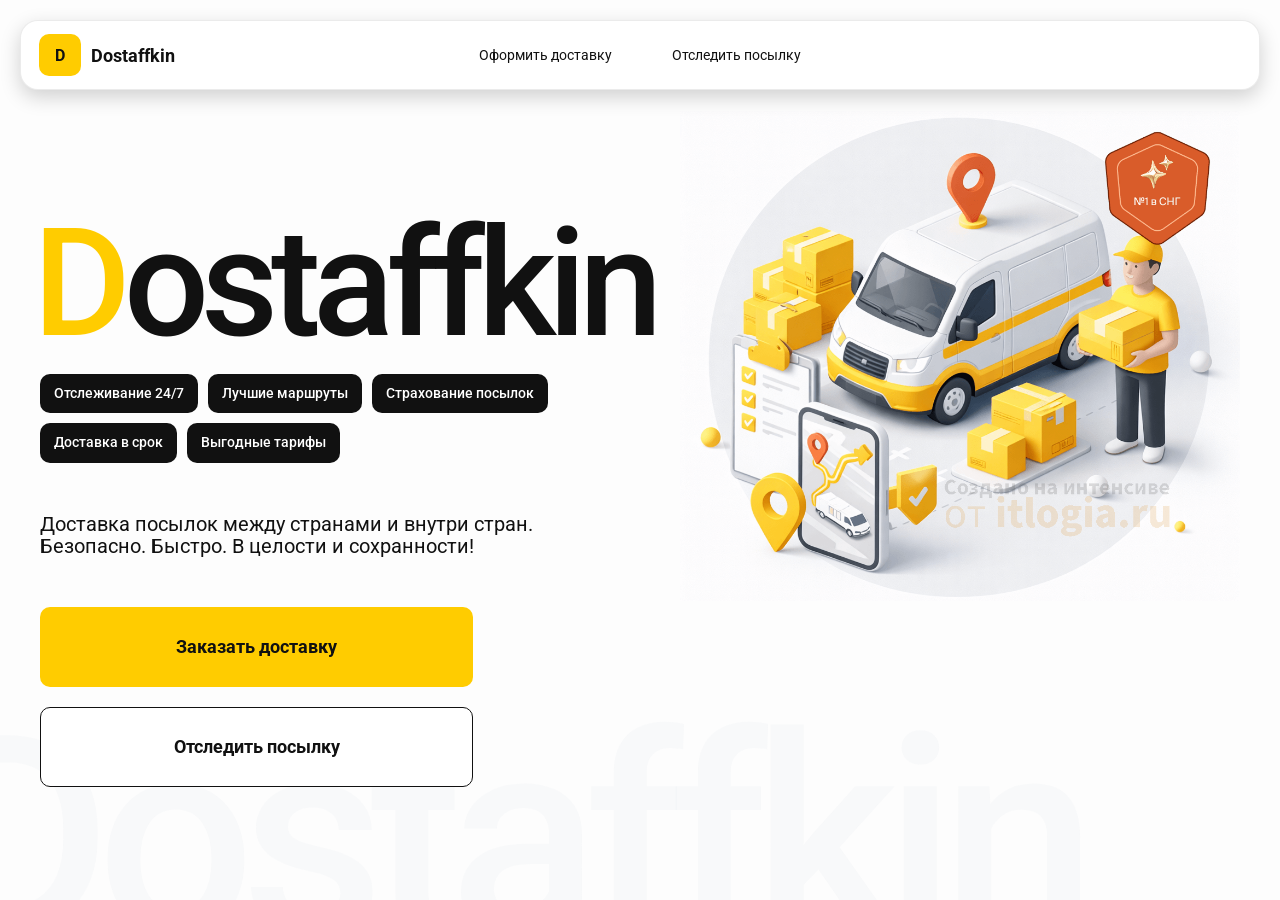
<file: index.html>
<!DOCTYPE html>
<html lang="ru">

<head>
    <meta charset="UTF-8">
    <meta name="viewport" content="width=device-width,initial-scale=1,maximum-scale=1,user-scalable=0" />
    <title>Dostaffkin — Доставка посылок между странами и внутри стран. Безопасно. Быстро. В целости и сохранности!
    </title>
    <link rel="stylesheet" href="styles/base.css" />
    <link rel="stylesheet" href="styles/base_adaptive.css" />
    <link rel="stylesheet" href="styles/index.css" />
    <link rel="stylesheet" href="styles/index_adaptive.css" />
</head>

<body>
    <div class="container">
        <header class="header">
            <a class="header-brand" href="#">
                <div class="header-logo">D</div>
                <div class="header-title">Dostaffkin</div>
            </a>
            <nav class="header-menu">
                <a class="header-link" href="#">Оформить <span>доставку</span></a>
                <a class="header-link" href="#">Отследить <span>посылку</span></a>
            </nav>
       
        </header>     
        <main class="main">
                <section class="main-info">
                    <div class="main-title">
                        <span>D</span>ostaffkin
                    </div>
                    <div class="main-features">
                        <div class="main-feature">Отслеживание 24/7</div>
                        <div class="main-feature">Лучшие маршруты</div>
                        <div class="main-feature">Страхование посылок</div>
                        <div class="main-feature">Доставка в срок</div>
                        <div class="main-feature">Выгодные тарифы</div>
                    </div>
                    <div class="main-description">
                        Доставка посылок между странами и внутри стран.
                        Безопасно. Быстро. В целости и сохранности!
                    </div>
                    <div class="main-actions">
                        <a class="button" type="button" href="./order.html">Заказать доставку</a>
                        <a class="button button-white" type="button" href="./track.html">Отследить посылку</a>
                    </div>
                </section>
                <div class="main-title-ghost">Dostaffkin</div>
                <section class="main-image">
                    <img src="images/main-image.png" alt="Main image" />
                </section>
            </main>
    </div>
</body>

</html>
</file>
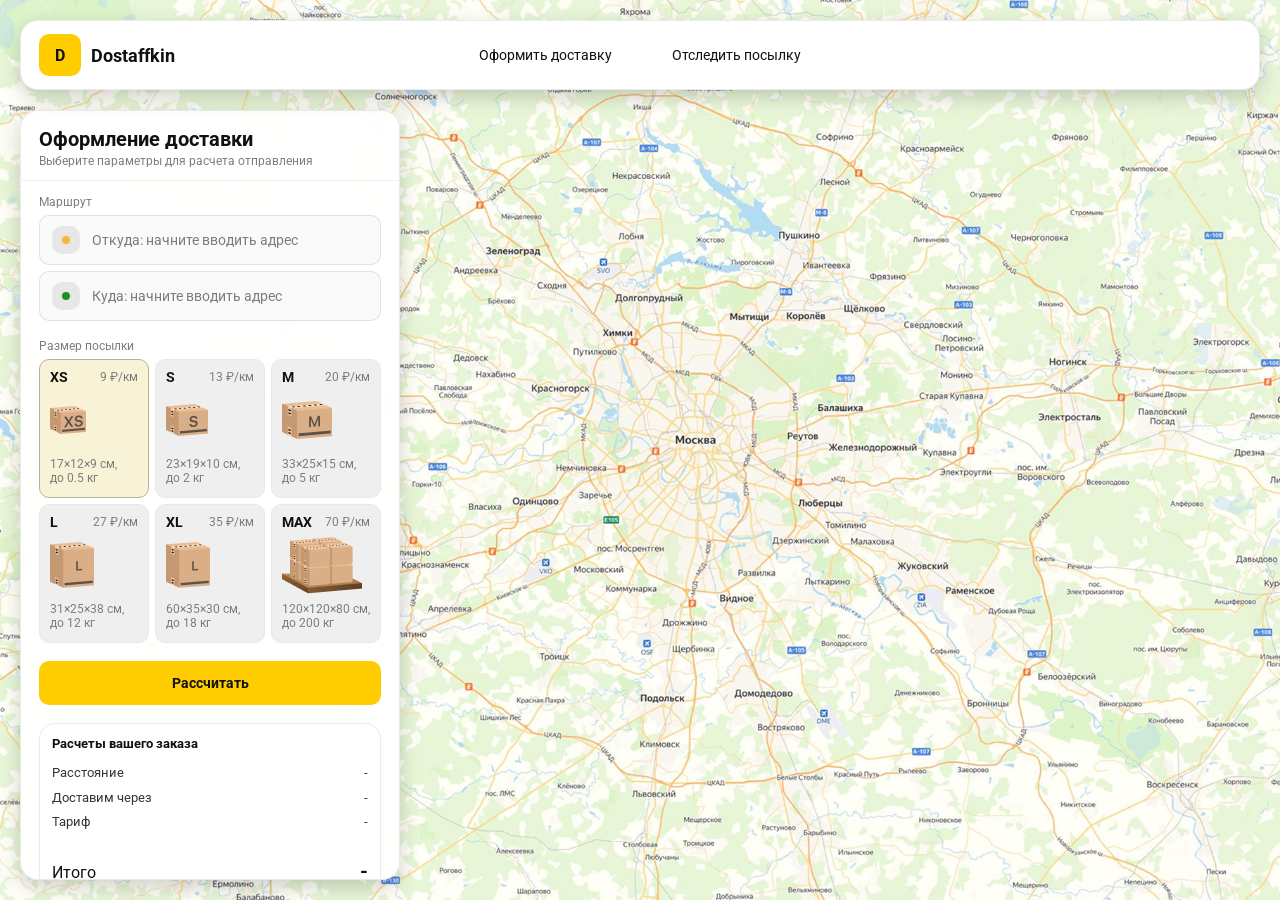
<file: order.html>
<!doctype html>
<html lang="ru">

<head>
    <meta charset="utf-8" />
    <meta name="viewport" content="width=device-width,initial-scale=1,maximum-scale=1,user-scalable=0" />
    <title>Оформление доставки</title>

    <link rel="stylesheet" href="styles/base.css" />
    <link rel="stylesheet" href="styles/base_adaptive.css" />

    <link rel="stylesheet" href="styles/order.css" />
    <link rel="stylesheet" href="styles/order_adaptive.css" />
</head>

<body>


    <header class="header">
        <a class="header-brand" href="#">
            <div class="header-logo">D</div>
            <div class="header-title">Dostaffkin</div>
        </a>
        <nav class="header-menu">
            <a class="header-link" href="#">Оформить <span>доставку</span></a>
            <a class="header-link" href="#">Отследить <span>посылку</span></a>
        </nav>
    </header>
    <div id="map"></div>
    <aside class="main" id="sidebar">
        <div class="main-header">
            <div class="main-title">Оформление доставки</div>
            <div class="main-text">Выберите параметры для расчета отправления</div>
        </div>
        <div class="main-content">
            <dic class="main-route">
                <div class="main-block-title">Маршрут</div>
                <div class="main-fields">
                    <div class="main-field" id="fromField">
                        <div class="main-pin"></div>
                        <input id="from" placeholder="Откуда: начните вводить адрес" autocomplete="off" />
                        <div class="main-ac" id="fromAc" role="listbox" aria-label="Подсказки адресов"></div>
                    </div>

                    <div class="main-field" id="toField">
                        <div class="main-pin"></div>
                        <input id="to" placeholder="Куда: начните вводить адрес" autocomplete="off" />
                        <div class="main-ac" id="toAc" role="listbox" aria-label="Подсказки адресов"></div>
                    </div>
                </div>

            </dic>

            <div class="main-package">
                <div class="main-block-title">Размер посылки</div>

                <div class="main-sizes">
                    <div class="main-size-card is-active" data-value="xs">
                        <div class="main-size-top">
                            <div class="main-size-label">XS</div>
                            <div class="main-size-rate">9 ₽/км</div>
                        </div>
                        <div class="main-size-media">
                            <img src="images/sizes/xs.png" alt="Короб XS">
                        </div>
                        <div class="main-size-description">17×12×9 см,<br>до 0.5 кг</div>
                    </div>

                    <div class="main-size-card" data-value="s">
                        <div class="main-size-top">
                            <div class="main-size-label">S</div>
                            <div class="main-size-rate">13 ₽/км</div>
                        </div>
                        <div class="main-size-media">
                            <img src="images/sizes/s.png" alt="Короб S">
                        </div>
                        <div class="main-size-description">23×19×10 см,<br>до 2 кг</div>
                    </div>

                    <div class="main-size-card" data-value="m">
                        <div class="main-size-top">
                            <div class="main-size-label">M</div>
                            <div class="main-size-rate">20 ₽/км</div>
                        </div>
                        <div class="main-size-media">
                            <img src="images/sizes/m.png" alt="Короб M">
                        </div>
                        <div class="main-size-description">33×25×15 см,<br>до 5 кг</div>
                    </div>

                    <div class="main-size-card" data-value="l">
                        <div class="main-size-top">
                            <div class="main-size-label">L</div>
                            <div class="main-size-rate">27 ₽/км</div>
                        </div>
                        <div class="main-size-media">
                            <img src="images/sizes/l.png" alt="Короб L">
                        </div>
                        <div class="main-size-description">31×25×38 см,<br>до 12 кг</div>
                    </div>

                    <div class="main-size-card" data-value="xs">
                        <div class="main-size-top">
                            <div class="main-size-label">XL</div>
                            <div class="main-size-rate">35 ₽/км</div>
                        </div>
                        <div class="main-size-media">
                            <img src="images/sizes/l.png" alt="Короб L">
                        </div>
                        <div class="main-size-description">60×35×30 см,<br>до 18 кг</div>
                    </div>

                    <div class="main-size-card" data-value="max">
                        <div class="main-size-top">
                            <div class="main-size-label">MAX</div>
                            <div class="main-size-rate">70 ₽/км</div>
                        </div>
                        <div class="main-size-media">
                            <img src="images/sizes/max.png" alt="Короб MAX">
                        </div>
                        <div class="main-size-description">120×120×80 см,<br>до 200 кг</div>
                    </div>

                </div>


            </div>
            <div class="main-calculator-block">
                <button id="calc" class="button calculate-button" type="button">Рассчитать</button>
            </div>
            <div class="main-result" id="result">
                <div class="main-result-title">Расчеты вашего заказа</div>
                <div class="main-result-lines">
                    <div class="main-result-line"><span>Расстояние</span><span id="distanceValue">-</span></div>
                    <div class="main-result-line"><span>Доставим через</span><span id="durationValue">-</span></div>
                    <div class="main-result-line"><span>Тариф</span><span id="rateValue">-</span></div>
                </div>
                <div class="main-price">
                    <div class="main-price-label">Итого</div>
                    <div class="main-price-value" id="totalValue">-</div>
                </div>
            </div>
            <div class="main-order-box">
                <div class="main-order-from" id="orderFrom">
                    <div class="main-order-title">Оформление доставки</div>
                    <div class="main-block-info-row">
                        <div class="main-block-title">Контакты</div>
                        <div class="order-fields">
                            <div class="main-field">
                                <input id="customerPhone" placeholder="Ваш телефон" autocomplete="off"
                                    inputmode="tel" />
                            </div>
                        </div>
                    </div>
                </div>
                <div class="main-block-info-row extra-info">
                    <div class="main-block-title">Дополнительная информация</div>
                    <div class="main-field textarea">
                        <textarea placeholder="Детали доставки и комментарии" id="comment"></textarea>
                    </div>
                </div>
                <button id="submit" class="button main-submit-request" type="button" disabled>Отправить</button>
            </div>
            <div class="main-order-success" id="orderSccess">
                <div class="main-sccess-icon">✓</div>
                <div class="main-succes-title">Заявка отправлена!</div>
                <div class="main-succes-title">Номер отправления –<span id="orderID"></span></div>
                <div class="main-sccess-subtitle">Мы скоро свяжемся с вами</div>
            </div>
        </div>
    </aside>
</body>

</html>
</file>
<file: styles/base.css>
/*header*/

*, *::before, *::after {
    box-sizing: border-box;
}
@font-face {
    font-family: "Roboto";
    src: url("../fonts/Roboto-Regular.ttf");
    font-weight: normal;
}

@font-face {
    font-family: "Roboto";
    src: url("../fonts/Roboto-Bold.ttf");
    font-weight: bold;
}

@font-face {
    font-family: "Roboto";
    src: url("../fonts/Roboto-Medium.ttf");
    font-weight: 500;
}
html, body {
    margin: 0;
    color: #111111;
    font-family: "Roboto", sans-serif;
}

body {
    background: #FDFDFD;
}
.header {
    border-radius: 18px;
    box-shadow: 0 7px 20px 0 #0000002E;
    backdrop-filter: blur(10px);
    background: #ffffff;
    left: 20px;
    border: 1px solid rgba(0, 0, 0, 0.08);
    position: fixed;
    right: 20px;
    top: 20px;
    padding: 14px 18px;
    height: 70px;
    display: flex;
    align-items: center;
    z-index: 6;
}
.header-brand {
    display: flex;
    align-items: center;
    text-decoration: none;
    gap: 10px;
}

.header-logo {
    width: 42px;
    height: 42px;
    border-radius: 10px;
    background: #FFCC00;
    display: grid;
    place-items: center;
    font-weight: bold;
    color: #111;
}

.header-title {
    font-size: 18px;
    font-weight: bold;
    color: #111111;
    text-decoration: none;
}
.header-menu {
    display: flex;
    align-items: center;
    gap: 60px;
    margin: 0;
    position: absolute;
    left: 50%;
    transform: translateX(-50%);
}

.header-link {
    font-size: 14px;
    color: #111111;
    text-decoration: none;
}
.button {
    border: 0;
    outline: none;
    height: 44px;
    border-radius: 10px;
    font-size: 14px;
    font-weight: bold;
    cursor: pointer;
    font-family: inherit;
    transition: transform .08s ease, opacity .12s ease;
    background: #ffcc00;
    color: #111111;
    text-align: center;
    text-decoration: none;
}

.button:hover {
    background-color: #E5BC19;
}

.button:disabled {
    cursor: not-allowed;
    background-color: #FADE6E;
    color: #787878;
    transform: none;
}

.button.button-white {
    background: #ffffff;
    border: 1px solid #111111;
}

.button.button-white:hover {
    background: rgb(241 241 241);
}



/*button*/
.main-field{
    display: flex;
    align-items: center;
    margin-top: 6px;
    gap: 10px;
    border: 1px solid #1111111A;
    background: #FAFAFA;
    border-radius: 10px;
    padding: 10px 12px;
    position: relative;
    box-sizing: border-box;
    height: 50px;
}
.main-field.textarea {
    height: auto;
}
.main-pin {
    width: 28px;
    height: 28px;
    border-radius: 10px;
    background: rgba(17, 17, 17, 0.08);
    display: grid;
    place-items: center;
    flex: 0 0 auto;
    position: relative;
}
.main-pin::before{
    content: "";
    width: 8px;
    height: 8px;
    border-radius: 999px;
    background: orange;
    opacity: .75;
    display: block;
}
.main-field:last-child .main-pin::before{
background: green;
opacity: .85;
}
input, textarea {
    width: 100%;
    border: 0;
    outline: none;
    background: transparent;
    font-size: 14px;
    color: #111111;
    font-family: inherit;
}
textarea {
    resize: vertical;
    min-height: 72px;
    padding: 2px 0;
}
input::placeholder, textarea::placeholder{
    color: #7C7C7C;
}
.main-field:focus-within{
    border-color: rgba(0, 0, 0, 20);
    box-shadow: 0 0 0 4px rgb(255, 204, 0, 0.35);
    background: rgba(255, 255, 255, 0.75);
}
</file>
<file: styles/base_adaptive.css>
@media (max-width: 767px) {
    .header {
        left: 10px;
        right: 10px;
        top: 10px;
    }

    .header-link span {
        display: none;
    }

    .header-menu {
        gap: 20px;
        justify-content: flex-start;
        margin: 0 0 0 30px;
        position: static;
        transform: none;
    }
}

@media (max-width: 420px) {
    .header-title {
        display: none;
    }
}

@media (max-width: 374px) {
    .header-menu {
        gap: 10px;
        margin: 0 0 0 10px;
    }
}
</file>
<file: styles/index.css>
.container {
    overflow: hidden;
    min-height: 100vh;
}
.main {
    padding: 111px 40px 40px;
    position: relative;
    display: flex;
}
.main-info {
    max-width: 840px;
    width: 100%;
    position: relative;
}
.main-title {
    margin-top: 98px;
    font-weight: 500;
    font-size: 200px;
    line-height: 1;
    letter-spacing: -0.05em;
    color: #111111;
    left: -15px;
    position: relative;
}

.main-title span {
    color: #ffcc00;
}
.main-features {
    margin-top: 15px;
    display: flex;
    flex-wrap: wrap;
    gap: 10px;
}

.main-feature {
    background: #111111;
    color: #ffffff;
    padding: 12px 14px;
    font-weight: 500;
    font-size: 14px;
    line-height: 1.1;
    border-radius: 10px;
}
.main-description {
    margin-top: 50px;
    max-width: 500px;
    font-size: 20px;
    line-height: 1.1;
    color: #111111;
}
.main-actions {
    margin-top: 50px;
    display: flex;
    flex-direction: column;
    gap: 20px;
}

.main-actions .button {
    height: 80px;
    width: 433px;
    font-size: 18px;
    font-weight: bold;
    place-items: center;
    display: grid;
}
.main-title-ghost {
    position: absolute;
    z-index: -1;
    left: -70px;
    bottom: -150px;
    font-weight: 500;
    font-size: 278px;
    line-height: 1;
    letter-spacing: -0.05em;
    color: #ECEDF04D;
}
.main-image {
    width: 1024px;
    top: 100px;
    z-index: -2;
}

.main-image img {
    width: 100%;
    max-width: 1024px;
    height: auto;
    display: block;
}
</file>
<file: styles/index_adaptive.css>
@media (max-width: 1760px) {
    .main-title {
        font-size: 150px;
        left: -7px;
    }

    .main-info {
        max-width: 640px;
    }
}
@media (max-width: 1200px) {
    .main-info {
        max-width: 540px;
    }

    .main {
        padding: 111px 20px 20px;
    }

    .main-title {
        font-size: 120px;
        left: -4px;
    }

    .main-title-ghost {
        font-size: 220px;
    }
}
@media (max-width: 1024px) {
    .main-title {
        margin-top: 30px;
    }

    .main {
        flex-direction: column-reverse;
    }

    .main-image {
        max-width: 350px;
        position: absolute;
        left: 370px;
        top: 370px;
    }

    .main-info {
        max-width: 100%;
    }

    .main-actions {
        gap: 10px;
    }

    .main-actions .button {
        height: 50px;
        font-size: 14px;
        width: auto;
        max-width: 300px;
    }

    .main-description {
        max-width: 350px;
    }
}
@media (max-width: 570px) {
    .main-title {
        font-size: 88px;
    }

    .main-description {
        max-width: 100%
    }

    .main-actions {
       width: 100%;
    }

    .main-actions .button {
        width: 100%;
        max-width: 100%
    }

    .main-image {
        max-width: 650px;
        position: absolute;
        left: 170px;
        top: 70px;
        opacity: 0.2;
    }
}
@media (max-width: 400px) {
    .main-title {
        font-size: 70px;
    }
}
</file>
<file: styles/order.css>
#map {
    background-image: url("../images/2.png");
    background-size: cover;
    position: fixed;
    inset: 0;
}

.main {
    border-radius: 18px;
    box-shadow: 0 7px 20px 0 #0000002E;
    backdrop-filter: blur(10px);
    background: rgba(255, 255, 255, 0.96);
    left: 20px;
    border: 1px solid rgba(0, 0, 0, 0.08);
    position: fixed;
    top: 110px;
    bottom: 20px;
    width: 380px;
    display: flex;
    flex-direction: column;
    overflow: hidden;
    z-index: 5;
}

.main-header {
    padding: 18px 18px 12px 18px;
    border-bottom: 1px solid rgba(0, 0, 0, 0.06);
    display: flex;
    flex-direction: column;
}

.main-title {
    font-size: 20px;
    line-height: 100%;
    font-weight: bold;
}

.main-text {
    font-size: 12px;
    margin-top: 5px;
    color: #7c7c7c;
}
.main-content {
    padding: 14px 18px 18px 18px;
    overflow: auto;
    scrollbar-width: none;
    display: flex;
    flex-direction: column;
    gap: 18px;
    flex: 1;
}
.main-block-title {
    font-size: 12px;
    color: #7c7c7c;
}
.main-route .main-block-title, .main-package .main-block-title {
    margin-bottom: 6px;
}

/*boxes*/
.main-sizes{
    display: grid;
    gap: 6px;
    grid-template-columns: repeat(3, 1fr);
}
.main-size-card{
    border: 1px solid #E8E8E7;
    background: #EFEFEF;
    border-radius: 10px;
    padding: 10px;
    cursor: pointer;
    user-select: none;
    transition: transform .08s ease, border-color .12s ease, background .12s ease;
    min-height: 139px;
}
.main-size-card:hover{
    transform: translateY(-1px);
}
.main-size-card.is-active {
    background-color: #F8F2D6;
    border-color: #B7B196;
}
.main-size-top{
    display: flex;
    align-items: center;
    justify-content: space-between;
}
.main-size-label{
    font-weight: bold;
    font-size: 14px;
    color: #111111;
    line-height: 100%;
}
.main-size-rate{
    font-size: 12px;
    color: #7C7C7C;
    line-height: 100%;
}
.main-size-media{
    margin-top: 8px;
    height: 57px;
}
.main-size-description{
    margin-top: 8px;
    font-size: 12px;
    color: #7C7C7C;
    line-height: 1.2;
}
/*button calculate*/ 
.calculate-button{
    width: 100%;
}
/*itog*/

.main-result {
    border: 1px solid rgba(0, 0, 0, 0.08);
    background: rgba(255, 255, 255, 0.75);
    border-radius: 16px;
    padding: 12px;
    line-height: 1.25;
}
.main-result-title{
    font-weight: bold;
    font-size: 13px;
    color: #111111;
    margin-bottom: 13px;
}
.main-result-lines{
    gap: 8px;
    display: flex;
    flex-direction: column;
}
.main-result-line{
    font-size: 13px;
    color: rgba(17, 17, 17, 0.85);
    display: flex;
    justify-content: space-between;
}
.main-price{
    margin-top: 18px;
    padding-top: 10px;
    border-top: 1px dashed rgba(0, 0, 0, 0.012);
    display: flex;
    align-items: baseline;
    justify-content: space-between;
}
.main-price-lable{
    font-size: 12px;
    color: rgba(17, 17, 17, 0.55);
}
.main-price-value {
    font-size: 20px;
    font-weight: bold;
    color: #111111;
    letter-spacing: -0.3px;
}
/*comment*/ 
.main-order-box{
    background: #ffffff;
    border: 1px solid #E8E8E7;
    border-radius: 10px;
    padding: 12px; 
}
.main-order-title {
    margin-bottom: 8px;
    font-weight: boid;
    font-size: 14px;
    color: #111111;
}
.main-block-info{
    display: flex;
    flex-direction: column;
    gap: 6px;
}
.order-fields{
    display: grid;
    grid-template-columns: 1fr 1fr;
    column-gap: 10px;
    margin-top: 6px;
}
.main-block-info-row.extra-info{
    display: block;
    margin-top: 13px;
}
.main-submit-request{
    width: 100%;
    margin-top: 6px;
}
.main-order-success{
    display: none;
    text-align: center;
    padding: 22px 12px;
    gap: 12px;
}
.main-order-success.is-visible{
    display: flex;
    flex-direction: column;
    align-items: center;
}
.main-success-icon{
    width: 56px;
    height: 56px;
    border-radius: 50%;
    background: #16a34a;
    color: #ffffff;
    display: grid;
    place-items: center;
    font-size: 30px;
}
.main-success-title{
    font-size: 14px;
    font-weight: bold;
    color: #111111;
}
.main-success-subtitle{
    font-size: 12px;
    color: rgba(17, 17, 17, 0.55);
    line-height: 1.3;
}
</file>
<file: styles/order_adaptive.css>
@media (max-width: 767px) {
    .main {
        left: 10px;
        right: 10px;
        top: 50%;
        bottom: 12px;
        width: auto;
        max-width: none;
    }
}

@media (max-width: 420px) {
    .main-sizes {
        grid-template-columns: repeat(2, 1fr);
    }
}
</file>
